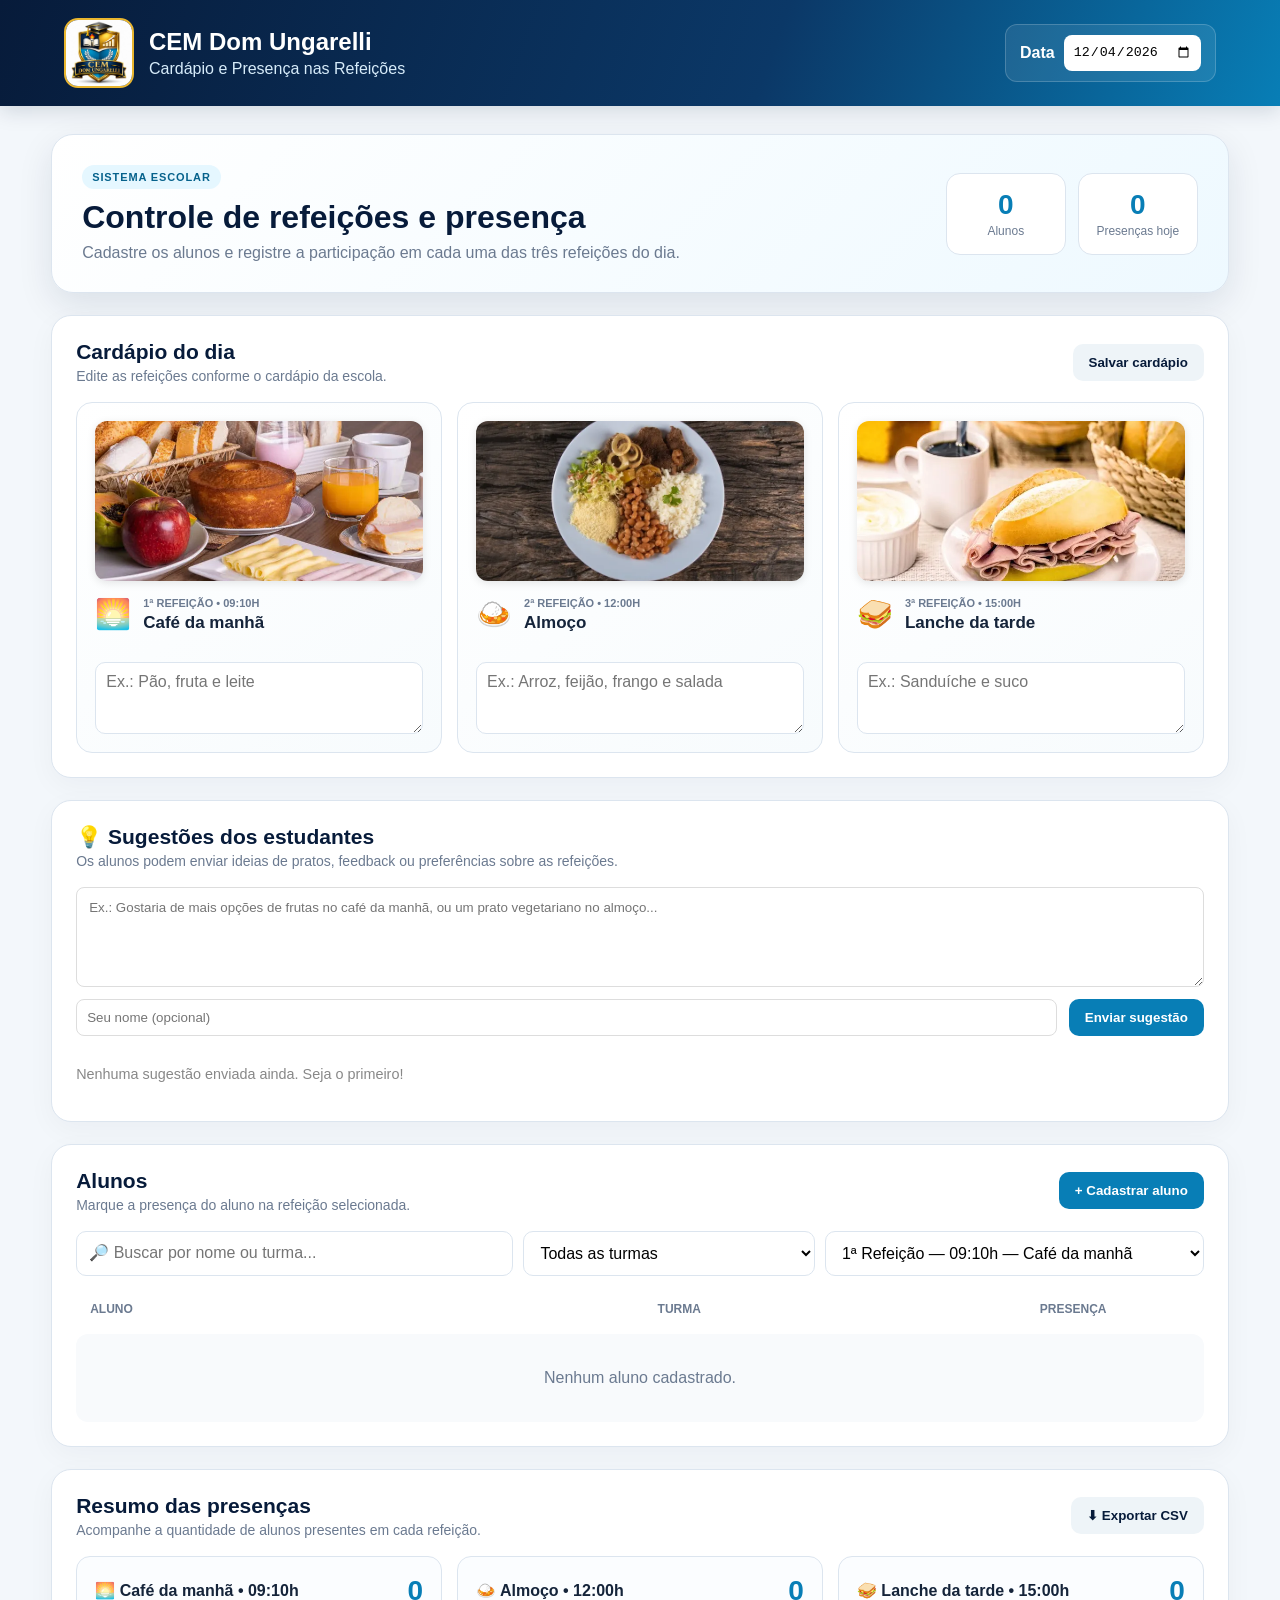
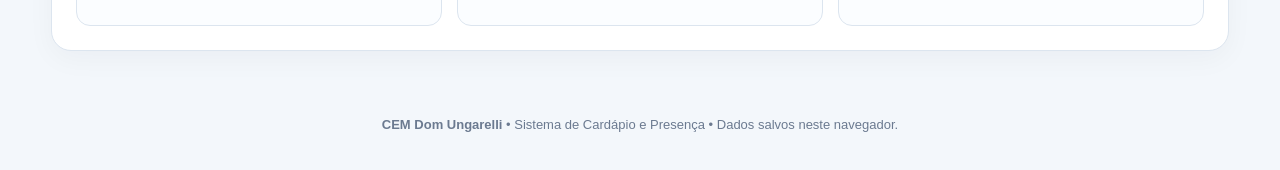
<file: Cardapio dongas/index (1).html>
<!DOCTYPE html>
<html lang="pt-BR">
<head>
  <meta charset="UTF-8">
  <meta name="viewport" content="width=device-width, initial-scale=1.0">
  <title>Cardápio & Presença | CEM Dom Ungarelli</title>
  <link rel="stylesheet" href="css/style.css">
  <style>
    /* Estilos adicionais para as imagens e área de sugestões */
    .meal {
      display: flex;
      flex-direction: column;
      gap: 12px;
    }
    .meal-img {
      width: 100%;
      height: 160px;
      object-fit: cover;
      border-radius: 12px;
      box-shadow: 0 2px 8px rgba(0,0,0,0.1);
    }
    .meal-header {
      display: flex;
      align-items: center;
      gap: 12px;
    }
    .sugestoes-area {
      display: flex;
      flex-direction: column;
      gap: 12px;
    }
    .sugestoes-area textarea {
      min-height: 100px;
      width: 100%;
      padding: 12px;
      border-radius: 8px;
      border: 1px solid #ddd;
      font-family: inherit;
      resize: vertical;
    }
    .sugestoes-lista {
      margin-top: 16px;
      display: flex;
      flex-direction: column;
      gap: 8px;
    }
    .sugestao-item {
      background: #f8f9fa;
      padding: 12px 16px;
      border-radius: 8px;
      border-left: 4px solid #4CAF50;
      font-size: 0.95rem;
    }
    .sugestao-item small {
      display: block;
      color: #666;
      margin-top: 4px;
    }
  </style>
</head>
<body>
  <header class="topbar">
    <div class="brand">
      <img src="img/logo-dom-ungarelli.jpeg" alt="Logo CEM Dom Ungarelli">
      <div>
        <h1>CEM Dom Ungarelli</h1>
        <p>Cardápio e Presença nas Refeições</p>
      </div>
    </div>
    <div class="date-box">
      <label for="data">Data</label>
      <input type="date" id="data">
    </div>
  </header>

  <main class="container">
    <section class="hero">
      <div>
        <span class="tag">SISTEMA ESCOLAR</span>
        <h2>Controle de refeições e presença</h2>
        <p>Cadastre os alunos e registre a participação em cada uma das três refeições do dia.</p>
      </div>
      <div class="summary">
        <div><strong id="totalAlunos">0</strong><span>Alunos</span></div>
        <div><strong id="totalPresencas">0</strong><span>Presenças hoje</span></div>
      </div>
    </section>

    <section class="card">
      <div class="section-title">
        <div>
          <h3>Cardápio do dia</h3>
          <p>Edite as refeições conforme o cardápio da escola.</p>
        </div>
        <button class="btn btn-secondary" id="salvarCardapio">Salvar cardápio</button>
      </div>

      <div class="meals-grid">
        <!-- CAFÉ DA MANHÃ -->
        <article class="meal meal-1">
          <img src="img/cafe-da-manha.webp" alt="Café da manhã típico brasileiro" class="meal-img">
          <div class="meal-header">
            <div class="meal-icon">🌅</div>
            <div>
              <span>1ª REFEIÇÃO • 09:10h</span>
              <h4>Café da manhã</h4>
            </div>
          </div>
          <textarea id="refeicao1" placeholder="Ex.: Pão, fruta e leite"></textarea>
        </article>

        <!-- ALMOÇO -->
        <article class="meal meal-2">
          <img src="img/almoco.webp" alt="Prato de almoço tradicional brasileiro" class="meal-img">
          <div class="meal-header">
            <div class="meal-icon">🍛</div>
            <div>
              <span>2ª REFEIÇÃO • 12:00h</span>
              <h4>Almoço</h4>
            </div>
          </div>
          <textarea id="refeicao2" placeholder="Ex.: Arroz, feijão, frango e salada"></textarea>
        </article>

        <!-- LANCHE DA TARDE -->
        <article class="meal meal-3">
          <img src="img/lanche.webp" alt="Lanche brasileiro - pão com presunto e queijo" class="meal-img">
          <div class="meal-header">
            <div class="meal-icon">🥪</div>
            <div>
              <span>3ª REFEIÇÃO • 15:00h</span>
              <h4>Lanche da tarde</h4>
            </div>
          </div>
          <textarea id="refeicao3" placeholder="Ex.: Sanduíche e suco"></textarea>
        </article>
      </div>
    </section>

    <!-- NOVA ÁREA DE SUGESTÕES PARA OS ESTUDANTES -->
    <section class="card">
      <div class="section-title">
        <div>
          <h3>💡 Sugestões dos estudantes</h3>
          <p>Os alunos podem enviar ideias de pratos, feedback ou preferências sobre as refeições.</p>
        </div>
      </div>

      <div class="sugestoes-area">
        <textarea id="textoSugestao" placeholder="Ex.: Gostaria de mais opções de frutas no café da manhã, ou um prato vegetariano no almoço..."></textarea>
        <div style="display: flex; gap: 12px; align-items: center;">
          <input type="text" id="nomeSugestao" placeholder="Seu nome (opcional)" style="flex: 1; padding: 10px; border-radius: 8px; border: 1px solid #ddd;">
          <button class="btn btn-primary" id="enviarSugestao">Enviar sugestão</button>
        </div>
      </div>

      <div id="listaSugestoes" class="sugestoes-lista">
        <!-- As sugestões enviadas aparecerão aqui -->
      </div>
    </section>

    <section class="card">
      <div class="section-title">
        <div>
          <h3>Alunos</h3>
          <p>Marque a presença do aluno na refeição selecionada.</p>
        </div>
        <button class="btn btn-primary" id="abrirCadastro">+ Cadastrar aluno</button>
      </div>

      <div class="toolbar">
        <input type="search" id="busca" placeholder="🔎 Buscar por nome ou turma...">
        <select id="filtroTurma">
          <option value="">Todas as turmas</option>
        </select>
        <select id="refeicaoSelecionada">
          <option value="refeicao1">1ª Refeição — 09:10h — Café da manhã</option>
          <option value="refeicao2">2ª Refeição — 12:00h — Almoço</option>
          <option value="refeicao3">3ª Refeição — 15:00h — Lanche da tarde</option>
        </select>
      </div>

      <div class="attendance-head">
        <span>Aluno</span>
        <span>Turma</span>
        <span>Presença</span>
      </div>
      <div id="listaAlunos" class="student-list"></div>
      <div id="estadoVazio" class="empty-state">Nenhum aluno cadastrado.</div>
    </section>

    <section class="card dashboard-card">
      <div class="section-title">
        <div>
          <h3>Resumo das presenças</h3>
          <p>Acompanhe a quantidade de alunos presentes em cada refeição.</p>
        </div>
        <button class="btn btn-secondary" id="exportarCSV">⬇ Exportar CSV</button>
      </div>
      <div class="stats-grid">
        <div class="stat"><span>🌅 Café da manhã • 09:10h</span><strong id="count1">0</strong></div>
        <div class="stat"><span>🍛 Almoço • 12:00h</span><strong id="count2">0</strong></div>
        <div class="stat"><span>🥪 Lanche da tarde • 15:00h</span><strong id="count3">0</strong></div>
      </div>
    </section>
  </main>

  <div class="modal hidden" id="modalAluno">
    <div class="modal-box">
      <button class="close" id="fecharModal">×</button>
      <h3>Cadastrar aluno</h3>
      <form id="formAluno">
        <label>Nome completo
          <input type="text" id="nomeAluno" required>
        </label>
        <label>Turma
          <input type="text" id="turmaAluno" placeholder="Ex.: 201 - Informática" required>
        </label>
        <div class="modal-actions">
          <button type="button" class="btn btn-secondary" id="cancelarCadastro">Cancelar</button>
          <button type="submit" class="btn btn-primary">Cadastrar</button>
        </div>
      </form>
    </div>
  </div>

  <footer>
    <p><strong>CEM Dom Ungarelli</strong> • Sistema de Cardápio e Presença • Dados salvos neste navegador.</p>
  </footer>

  <script src="js/app.js"></script>
  <script>
    // Script simples para a área de sugestões (independente do app.js)
    (function() {
      const textoSugestao = document.getElementById('textoSugestao');
      const nomeSugestao = document.getElementById('nomeSugestao');
      const btnEnviar = document.getElementById('enviarSugestao');
      const listaSugestoes = document.getElementById('listaSugestoes');

      // Carregar sugestões salvas
      function carregarSugestoes() {
        const salvas = JSON.parse(localStorage.getItem('sugestoesEstudantes') || '[]');
        listaSugestoes.innerHTML = '';
        if (salvas.length === 0) {
          listaSugestoes.innerHTML = '<p style="color:#888; font-size:0.9rem;">Nenhuma sugestão enviada ainda. Seja o primeiro!</p>';
          return;
        }
        salvas.slice().reverse().forEach(s => {
          const div = document.createElement('div');
          div.className = 'sugestao-item';
          div.innerHTML = `<strong>${s.texto}</strong><small>Por: ${s.nome || 'Anônimo'} • ${s.data}</small>`;
          listaSugestoes.appendChild(div);
        });
      }

      btnEnviar.addEventListener('click', () => {
        const texto = textoSugestao.value.trim();
        if (!texto) {
          alert('Por favor, escreva uma sugestão antes de enviar.');
          return;
        }
        const nova = {
          texto: texto,
          nome: nomeSugestao.value.trim() || 'Anônimo',
          data: new Date().toLocaleString('pt-BR')
        };
        const salvas = JSON.parse(localStorage.getItem('sugestoesEstudantes') || '[]');
        salvas.push(nova);
        localStorage.setItem('sugestoesEstudantes', JSON.stringify(salvas));
        textoSugestao.value = '';
        nomeSugestao.value = '';
        carregarSugestoes();
      });

      carregarSugestoes();
    })();
  </script>
</body>
</html>
</file>
<file: Cardapio dongas/css/style.css>
:root{
  --navy:#071b3a;
  --blue:#087eb6;
  --cyan:#18b8df;
  --gold:#e9b62f;
  --gold-light:#ffe28a;
  --white:#fff;
  --bg:#f3f7fb;
  --text:#15243a;
  --muted:#6b7a90;
  --border:#dce5ef;
  --success:#14804a;
  --shadow:0 12px 35px rgba(7,27,58,.10);
}
*{box-sizing:border-box}
body{margin:0;font-family:Inter,Segoe UI,Arial,sans-serif;background:var(--bg);color:var(--text)}
.topbar{background:linear-gradient(110deg,var(--navy),#0b3867 60%,var(--blue));color:white;padding:18px 5%;display:flex;justify-content:space-between;align-items:center;gap:20px;box-shadow:0 5px 20px #071b3a25}
.brand{display:flex;align-items:center;gap:15px}.brand img{width:70px;height:70px;object-fit:cover;border-radius:14px;background:white;border:2px solid var(--gold)}
.brand h1{margin:0;font-size:24px}.brand p{margin:4px 0 0;color:#d7ecfa}
.date-box{display:flex;align-items:center;gap:9px;background:#ffffff16;padding:10px 14px;border:1px solid #ffffff30;border-radius:12px}.date-box label{font-weight:700}.date-box input{border:0;border-radius:8px;padding:9px}
.container{width:min(1180px,92%);margin:28px auto}
.hero{background:linear-gradient(135deg,#fff,#eef9ff);border:1px solid var(--border);border-radius:22px;padding:30px;display:flex;justify-content:space-between;align-items:center;gap:25px;box-shadow:var(--shadow);margin-bottom:22px}
.tag{display:inline-block;background:#e5f7ff;color:#06628c;padding:6px 10px;border-radius:999px;font-size:11px;font-weight:800;letter-spacing:.08em}
.hero h2{font-size:32px;margin:10px 0 8px;color:var(--navy)}.hero p{margin:0;color:var(--muted)}
.summary{display:flex;gap:12px}.summary div{min-width:120px;background:white;border:1px solid var(--border);padding:15px;border-radius:14px;text-align:center}.summary strong{display:block;font-size:28px;color:var(--blue)}.summary span{font-size:12px;color:var(--muted)}
.card{background:#fff;border:1px solid var(--border);border-radius:20px;padding:24px;box-shadow:0 8px 28px #071b3a0a;margin-bottom:22px}
.section-title{display:flex;justify-content:space-between;align-items:center;gap:15px;margin-bottom:18px}.section-title h3{margin:0 0 4px;color:var(--navy);font-size:21px}.section-title p{margin:0;color:var(--muted);font-size:14px}
.btn{border:0;border-radius:10px;padding:11px 16px;font-weight:800;cursor:pointer;transition:.2s}.btn:hover{transform:translateY(-1px)}.btn-primary{background:var(--blue);color:#fff}.btn-secondary{background:#eef4f8;color:var(--navy)}
.meals-grid{display:grid;grid-template-columns:repeat(3,1fr);gap:15px}.meal{border:1px solid var(--border);border-radius:16px;padding:18px;background:linear-gradient(145deg,#fff,#f7fbfd)}.meal>div{display:flex;align-items:center;gap:12px}.meal-icon{font-size:29px}.meal span{font-size:11px;text-transform:uppercase;font-weight:800;color:var(--muted)}.meal h4{margin:2px 0;font-size:17px}.meal textarea{width:100%;min-height:72px;margin-top:15px;border:1px solid var(--border);border-radius:10px;padding:10px;resize:vertical;font:inherit}
.toolbar{display:grid;grid-template-columns:1.5fr 1fr 1.3fr;gap:10px;margin-bottom:16px}.toolbar input,.toolbar select{border:1px solid var(--border);border-radius:10px;padding:12px;background:#fff;font:inherit}
.attendance-head,.student-row{display:grid;grid-template-columns:1.5fr 1fr 150px;align-items:center;gap:12px}.attendance-head{font-size:12px;text-transform:uppercase;color:var(--muted);font-weight:800;padding:10px 14px}.student-row{border-top:1px solid #edf1f5;padding:13px 14px}.student-name{font-weight:750}.student-turma{color:var(--muted);font-size:14px}.presence{display:flex;align-items:center;justify-content:flex-start;gap:9px}.presence input{width:20px;height:20px;accent-color:var(--success);cursor:pointer}.presence label{font-size:13px;font-weight:700;color:var(--success);cursor:pointer}
.empty-state{text-align:center;padding:35px;color:var(--muted);background:#f8fafc;border-radius:12px;margin-top:8px}
.stats-grid{display:grid;grid-template-columns:repeat(3,1fr);gap:15px}.stat{border:1px solid var(--border);border-radius:14px;padding:18px;display:flex;justify-content:space-between;align-items:center;background:#fbfdff}.stat span{font-weight:700}.stat strong{font-size:28px;color:var(--blue)}
.modal{position:fixed;inset:0;background:#03152ab0;display:grid;place-items:center;padding:20px;z-index:10}.hidden{display:none}.modal-box{width:min(480px,100%);background:white;border-radius:18px;padding:25px;position:relative;box-shadow:0 20px 60px #0005}.modal-box h3{margin-top:0;color:var(--navy)}.close{position:absolute;right:15px;top:10px;border:0;background:none;font-size:28px;cursor:pointer;color:var(--muted)}.modal-box label{display:block;font-size:13px;font-weight:800;margin:15px 0}.modal-box input{display:block;width:100%;padding:12px;margin-top:7px;border:1px solid var(--border);border-radius:9px;font:inherit}.modal-actions{display:flex;justify-content:flex-end;gap:10px;margin-top:22px}
footer{text-align:center;padding:25px;color:var(--muted);font-size:13px}
@media(max-width:800px){.hero,.section-title{flex-direction:column;align-items:flex-start}.meals-grid,.stats-grid{grid-template-columns:1fr}.toolbar{grid-template-columns:1fr}.attendance-head{display:none}.student-row{grid-template-columns:1fr 1fr}.presence{grid-column:1/-1}.topbar{align-items:flex-start;flex-direction:column}.date-box{width:100%;justify-content:space-between}}
</file>
